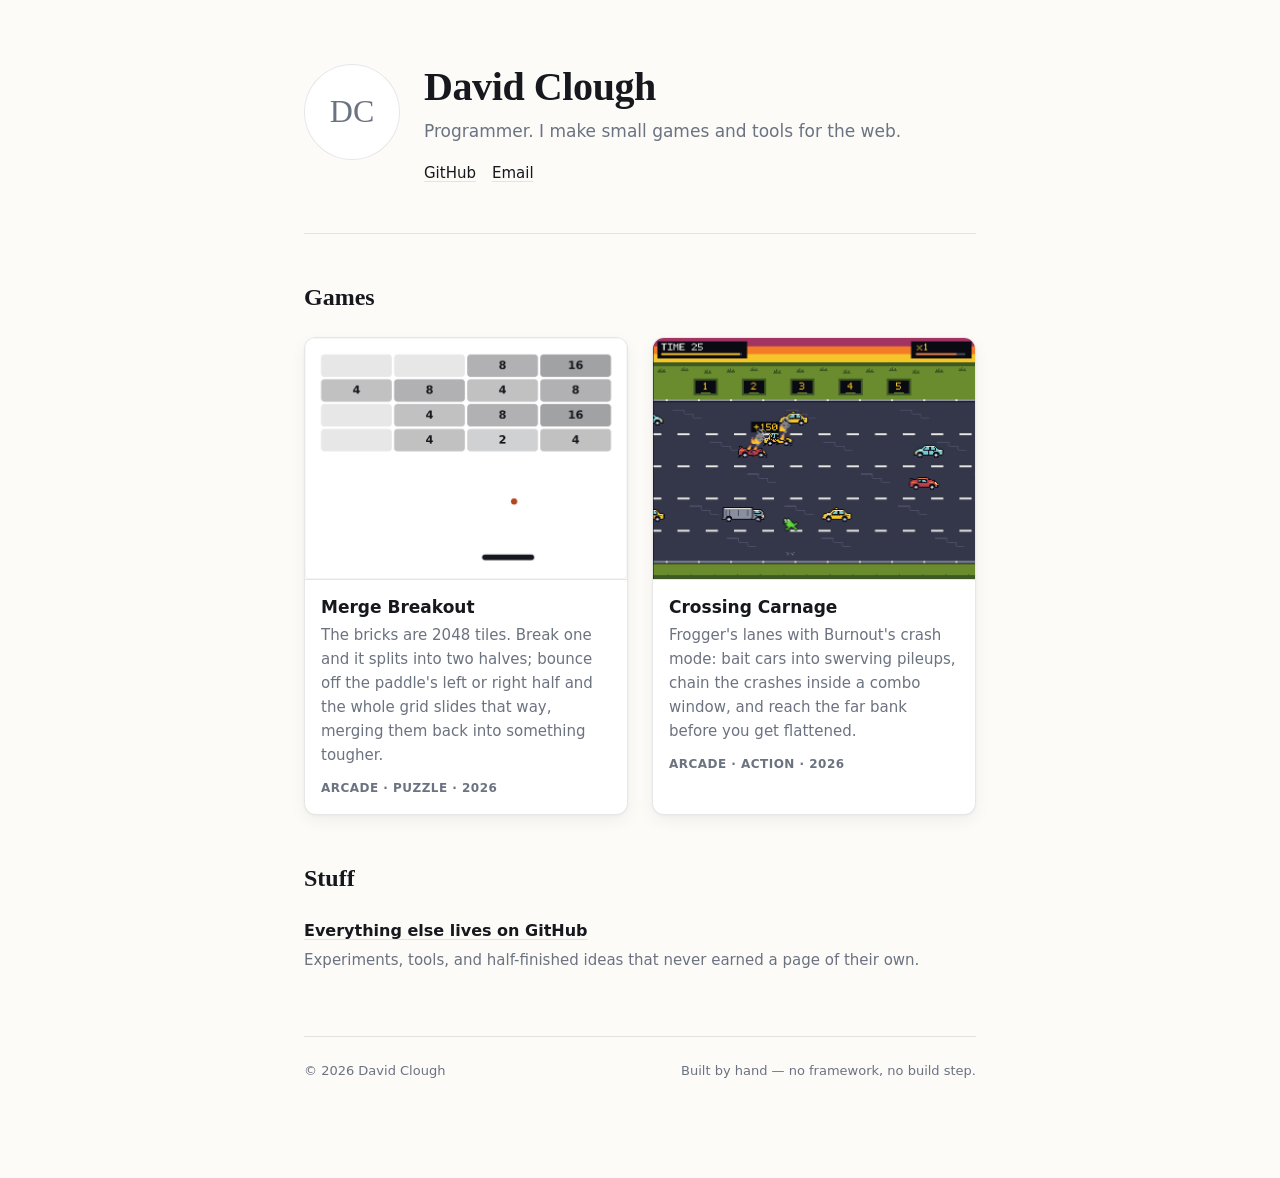
<file: index.html>
<!DOCTYPE html>
<html lang="en">
<head>
<meta charset="utf-8">
<meta name="viewport" content="width=device-width, initial-scale=1">
<title>David Clough</title>
<meta name="description" content="Programmer. Small games and tools, made for the web.">
<link rel="icon" href="data:image/svg+xml,<svg xmlns='http://www.w3.org/2000/svg' viewBox='0 0 64 64'><rect width='64' height='64' rx='14' fill='%2316181D'/><text x='32' y='44' font-family='Georgia,serif' font-size='36' fill='%23FCFBF8' text-anchor='middle'>D</text></svg>">
<link rel="stylesheet" href="assets/css/site.css">
</head>
<body>
<main class="wrap">

  <header class="hero">
    <div class="avatar" aria-hidden="true">DC</div>
    <div>
      <h1>David Clough</h1>
      <p class="role">Programmer. I make small games and tools for the web.</p>
      <p class="links">
        <a href="https://github.com/dsclough">GitHub</a>
        <a href="mailto:dsclough@gmail.com">Email</a>
      </p>
    </div>
  </header>

  <section id="games">
    <h2>Games</h2>
    <div class="grid">

      <a class="card" href="games/merge-breakout/index.html">
        <img class="card-thumb" src="assets/img/merge-breakout.png" alt="" width="660" height="495">
        <div class="card-body">
          <h3 class="card-title">Merge Breakout</h3>
          <p class="card-blurb">The bricks are 2048 tiles. Break one and it splits into two halves; bounce off the paddle's left or right half and the whole grid slides that way, merging them back into something tougher.</p>
          <p class="card-meta">Arcade &middot; Puzzle &middot; 2026</p>
        </div>
      </a>

      <a class="card" href="games/crossing-carnage/index.html">
        <img class="card-thumb" src="assets/img/crossing-carnage.png" alt="" width="660" height="495">
        <div class="card-body">
          <h3 class="card-title">Crossing Carnage</h3>
          <p class="card-blurb">Frogger's lanes with Burnout's crash mode: bait cars into swerving pileups, chain the crashes inside a combo window, and reach the far bank before you get flattened.</p>
          <p class="card-meta">Arcade &middot; Action &middot; 2026</p>
        </div>
      </a>

      <!-- To add a game: copy a card above, point it at games/&lt;name&gt;/index.html,
           shoot a 4:3 screenshot of the game into assets/img/&lt;name&gt;.png (660x495),
           and update the meta line. -->

    </div>
  </section>

  <section id="stuff">
    <h2>Stuff</h2>
    <ul class="list">
      <li>
        <span class="list-title"><a href="https://github.com/dsclough">Everything else lives on GitHub</a></span>
        <span class="list-blurb">Experiments, tools, and half-finished ideas that never earned a page of their own.</span>
      </li>
      <!-- Add a row: <li><span class="list-title"><a href="…">Name</a></span><span class="list-blurb">One line.</span></li> -->
    </ul>
  </section>

  <footer class="site-foot">
    <span>&copy; 2026 David Clough</span>
    <span>Built by hand &mdash; no framework, no build step.</span>
  </footer>

</main>
</body>
</html>
</file>
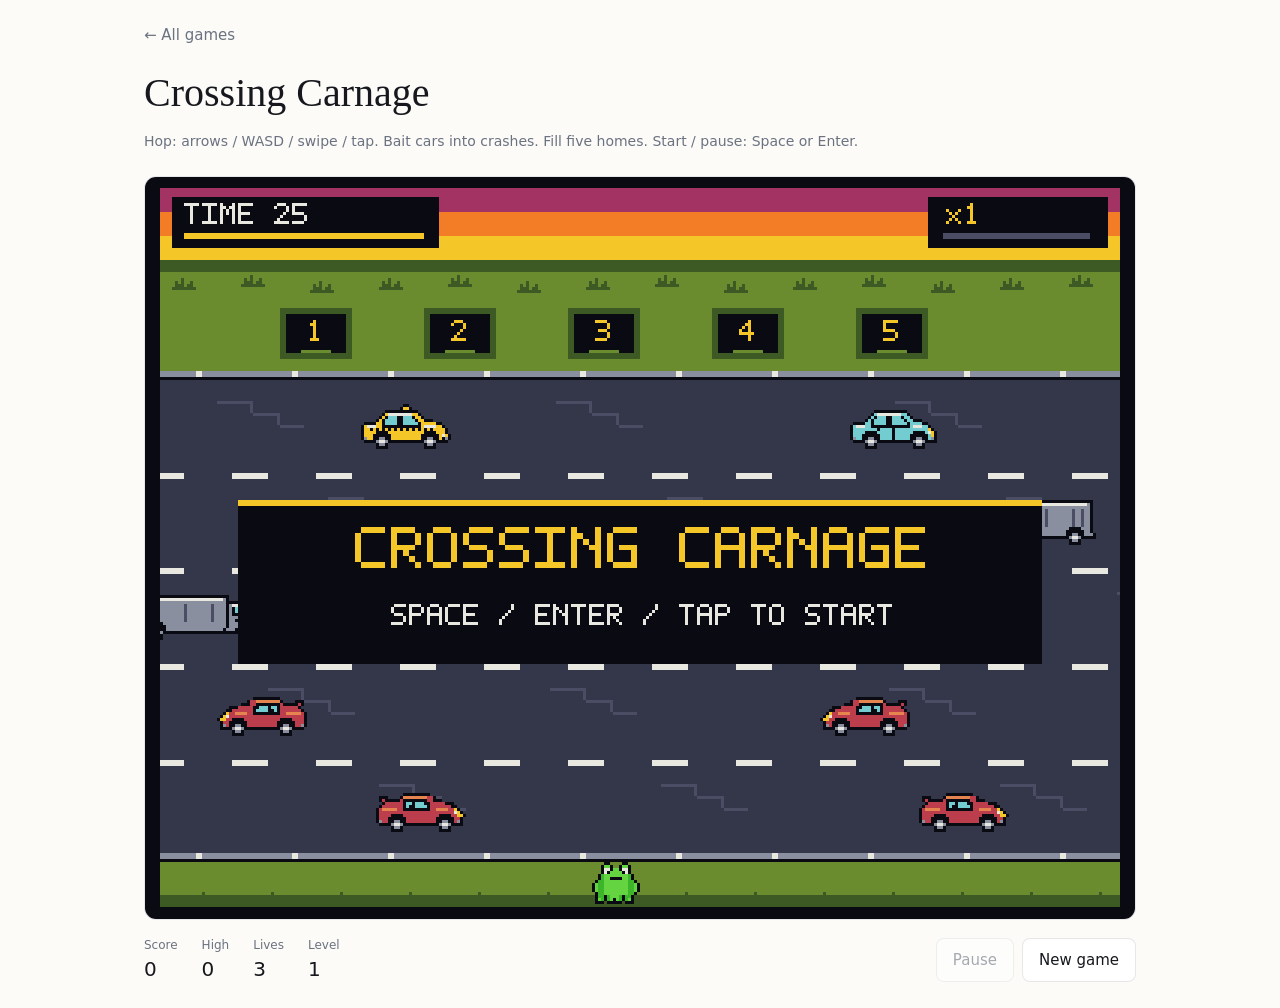
<file: games/crossing-carnage/index.html>
<!doctype html>
<html lang="en">
<head>
  <meta charset="utf-8">
  <meta name="viewport" content="width=device-width, initial-scale=1">
  <meta name="description" content="Bait traffic into chain-reaction crashes and hop to safety in Crossing Carnage, a pixel-art highway game.">
  <link rel="icon" href="data:image/svg+xml,<svg xmlns='http://www.w3.org/2000/svg' viewBox='0 0 64 64'><rect width='64' height='64' rx='14' fill='%2316181D'/><text x='32' y='44' font-family='Georgia,serif' font-size='36' fill='%23FCFBF8' text-anchor='middle'>D</text></svg>">
  <title>Crossing Carnage &middot; David Clough</title>
  <style>
    :root {
      color-scheme: light dark;
      --bg: #FCFBF8;
      --surface: #FFFFFF;
      --ink: #16181D;
      --muted: #6B7280;
      --line: rgba(22,24,29,0.10);
      --accent: #B4451F;
    }
    @media (prefers-color-scheme: dark) {
      :root {
        --bg: #14161A;
        --surface: #1C1F24;
        --ink: #EDEDEF;
        --muted: #9AA1AC;
        --line: rgba(237,237,239,0.14);
        --accent: #E07A4F;
      }
    }
    * { box-sizing: border-box; }
    body { margin: 0; background: var(--bg); color: var(--ink); font: 15px/1.5 system-ui, -apple-system, 'Segoe UI', Roboto, sans-serif; }
    .wrap { max-width: 1040px; margin: 0 auto; padding: 24px; }
    .top { display: flex; flex-direction: column; align-items: flex-start; gap: 24px; }
    .back { color: var(--muted); text-decoration: none; }
    .back:hover { color: var(--accent); }
    h1 { margin: 0; font: 400 40px/1.1 Georgia, 'Iowan Old Style', 'Times New Roman', serif; }
    .hint { margin: 16px 0 24px; color: var(--muted); font-size: 14px; }
    .stage { overflow: hidden; border: 1px solid var(--line); border-radius: 12px; background: var(--surface); }
    canvas { display: block; width: 100%; max-width: 100%; aspect-ratio: 4 / 3; margin: auto; touch-action: none; image-rendering: pixelated; }
    canvas:focus-visible { outline-offset: -4px; }
    .hud { display: flex; align-items: center; justify-content: space-between; flex-wrap: wrap; gap: 16px; margin-top: 16px; }
    .stats { display: flex; gap: 24px; min-width: 0; }
    .stat { color: var(--muted); font-size: 12px; min-width: 0; }
    .stat output { display: block; color: var(--ink); font-size: 20px; font-variant-numeric: tabular-nums; overflow-wrap: anywhere; }
    .actions { display: flex; gap: 8px; }
    button { min-height: 44px; padding: 8px 16px; border: 1px solid var(--line); border-radius: 8px; background: var(--surface); color: var(--ink); font: inherit; cursor: pointer; }
    button:hover:not(:disabled) { border-color: var(--accent); }
    button:disabled { color: var(--muted); cursor: default; opacity: 0.6; }
    :focus-visible { outline: 2px solid var(--accent); outline-offset: 2px; }
    .sr-only { position: absolute; width: 1px; height: 1px; padding: 0; margin: -1px; overflow: hidden; clip-path: inset(50%); white-space: nowrap; border: 0; }
    @media (max-width: 480px) {
      .stats { width: 100%; justify-content: space-between; gap: 8px; }
      .actions { width: 100%; }
      button { flex: 1; }
    }
    @media (prefers-reduced-motion: reduce) {
      *, *::before, *::after { animation: none !important; transition: none !important; }
    }
  </style>
</head>
<body>
  <main class="wrap">
    <header class="top"><a class="back" href="../../index.html">&#8592; All games</a><h1>Crossing Carnage</h1></header>
    <p class="hint">Hop: arrows / WASD / swipe / tap. Bait cars into crashes. Fill five homes. Start / pause: Space or Enter.</p>
    <div class="stage"><canvas id="game" tabindex="0" aria-label="Crossing Carnage. Frog column 10 verge. Score 0. Lives 3. Level 1. Multiplier x1. Pads 0 of 5. waiting.">Crossing Carnage requires a browser with canvas support.</canvas></div>
    <div class="hud">
      <div class="stats" aria-label="Game statistics">
        <div class="stat">Score<output id="score">0</output></div>
        <div class="stat">High<output id="best">0</output></div>
        <div class="stat">Lives<output id="lives">3</output></div>
        <div class="stat">Level<output id="level">1</output></div>
      </div>
      <div class="actions"><button id="pause" type="button" disabled>Pause</button><button id="restart" type="button">New game</button></div>
    </div>
    <span class="sr-only" role="status" aria-live="polite" id="announcement"></span>
  </main>
  <script>
    (() => {
      'use strict';
      const canvas = document.getElementById('game');
      const ctx = canvas.getContext('2d');
      const pauseButton = document.getElementById('pause');
      const announcement = document.getElementById('announcement');
      const outputs = Object.fromEntries(['score', 'best', 'lives', 'level'].map(id => [id, document.getElementById(id)]));
      const motion = matchMedia('(prefers-reduced-motion: reduce)');
      const theme = matchMedia('(prefers-color-scheme: dark)');
      const W = 320, H = 240, HOP = 0.18;
      const palette = ['#0A0A12', '#34364A', '#4A4D63', '#8A8FA0', '#E8E8E0', '#A23363', '#F37D26', '#F5C628', '#6B8C2E', '#3E5A24', '#64D541', '#3CB52A', '#BC3D4B', '#73CCD0', '#E5844E', '#838486'];
      const scene = document.createElement('canvas');
      scene.width = W; scene.height = H;
      const g = scene.getContext('2d');
      g.imageSmoothingEnabled = false;
      // Side profiles follow the reference sheet: outlined tyres, split windows,
      // bright roof seams and shaded sills. All maps face right before mirroring.
      const maps = {
        sports: [
          '................................',
          '................................',
          '..........000000000.............',
          '..000....0EEEEEEEECC0...........',
          '..0C00000C00000000CC000.........',
          '...0CCCCCC0DD0DDD00CCCCC000.....',
          '..0CCCCCCC0D00DDDD0CCCCCCC00....',
          '.0CEEEEECC000000000CCEEEECC70...',
          '.0CCCCCCCCCCCCCCCCCCCCCCCCC470..',
          '.0CCCC0000CCCCCCCCCCCC0000CC770.',
          '.0CCC000000CCCCCCCCCC000000CC0..',
          '.03CC003300CCCCCCCCCC003300C30..',
          '..0000344300000000000034430000..',
          '......0330............0330......',
          '......0000............0000......',
          '................................'
        ],
        taxi: [
          '...............00...............',
          '..............0770..............',
          '.........00000000000............',
          '........0744444444770...........',
          '.......070DDD00DDD0770..........',
          '......070DDDD00DDDD077000.......',
          '..0000770DDDD00DDDDD07777700....',
          '.0744477000000000000074444770...',
          '.07707070707070707070707077770..',
          '.07777000077777777777700007770..',
          '.077700000077777777770000007470.',
          '.037700330077777777770033007030.',
          '..0000344300000000000034430000..',
          '......0330............0330......',
          '......0000............0000......',
          '................................'
        ],
        sedan: [
          '................................',
          '................................',
          '.........00000000000............',
          '........0D44444444DD0...........',
          '.......0D0DDD00DDD0DD0..........',
          '......0D0DDDD00DDDD0DD000.......',
          '..0000DD0DDDD00DDDDD0DDDD00.....',
          '.0D444DD0000000000000D444DD0....',
          '.0DDDDDDDD0DDDD0DDDDDDDDDDD70...',
          '.0DDDD0000DDDDD0DDDDDD0000D470..',
          '.0DDD000000DDDD0DDDDD000000D70..',
          '.03DD003300DDDD0DDDDD003300D30..',
          '..0000344300000000000034430000..',
          '......0330............0330......',
          '......0000............0000......',
          '................................'
        ],
        truck: [
          '..000000000000000000000000000000................',
          '..034444444444444444444444444430................',
          '..03333333333333333333333333333000000000........',
          '..033233233333333233333333233330344444330.......',
          '..03323323333333323333333323333030DDDD0330......',
          '..03323323333333323333333323333030DDDDD0330.....',
          '..03323323333333323333333323333030000000330.....',
          '..03323323333333323333333323333033333333330.....',
          '..033233233333333233333333233330330033333370....',
          '..033300003333333333333333333330333300003470....',
          '..033000000333333333333333333330333000000370....',
          '.033300330033333333333333333330333003300330.....',
          '.000003443000000000000000000000000034430000.....',
          '......0330..........................0330........',
          '......0000..........................0000........',
          '................................................'
        ],
        sportsWreck: [
          '....................FF..........',
          '...................FFFF.........',
          '.............E......FF..........',
          '..000.......EE.....E............',
          '..0C00....0E7E0...EE............',
          '...0CC0000E77E000E7E..000.......',
          '..0CCCCCC0E7700CC77E00CC0.......',
          '.0CEEEECC0000CC0000CECC0C0......',
          '.0CCCCCC0D00CC0CCCC0CCCCC070....',
          '.0CCCC0000CCC00CCCCCCC0000770...',
          '.0CCC000000CCCC0CCCCC000000C0...',
          '.03CC003300CCCCCCCCCC003300030..',
          '..00003443000000..000034430000..',
          '..00..0330.....00.....0330......',
          '.00...0000............0000..00..',
          '................................'
        ],
        taxiWreck: [
          '......................FF........',
          '.....................FFFF.......',
          '.........0000000......FF........',
          '........074447770....E..........',
          '.......070D0D00D0...EE..........',
          '......070D00D0000..E7E..........',
          '..000077000DD00D00EE7E..000.....',
          '.0744477000000000E777E007770....',
          '.0770707070E070700E77E00707770..',
          '.077770000E7E077700000700007770.',
          '.077700000077E0777777000000740..',
          '.03770033000000077777003300030..',
          '..00003443000..000000034430000..',
          '..00..0330....00......0330......',
          '.00...0000............0000..00..',
          '................................'
        ],
        sedanWreck: [
          '.......................FF.......',
          '......................FFFF......',
          '.........00000.........FF.......',
          '........0D444D0000....E.........',
          '.......0D0D0D00DD0...EE.........',
          '......0D000DD00D0D0.E7E.........',
          '..0000DD0D0DD0000D0EE7E000......',
          '.0D444DD000000D00DE777EDDDD0....',
          '.0DDDDDDD0DD00D0DDD77EDDDDDD70..',
          '.0DDDD0000DD0DD0DDDDDD0000D470..',
          '.0DDD000000DDD00DDDDD000000D70..',
          '.03DD003300DDDD0DDDDD003300D30..',
          '..00003443000000.0000034430000..',
          '..00..0330......0.....0330......',
          '.00...0000............0000..00..',
          '................................'
        ],
        truckWreck: [
          '..000000000000000000000000000000........FF......',
          '..034444444444444444444444444430.......FFFF.....',
          '..033333333333333333333333333330........FF......',
          '..033200023333333233333333233330......E.........',
          '..033230003333333233333333233330.....EE.........',
          '..033233033333333233330033233330...EE7E.........',
          '..033233233333333233300033233330..E777E.........',
          '..0332332333333332333033332333300E77E00330......',
          '..033233233330033233333333233330333003333370....',
          '..033300003300033333333333333330330300003470....',
          '..033000000330333333333333333330333000000370....',
          '.033300330033333333333333333330333003300030.....',
          '.000003443000000000000000000000000034430000.....',
          '..00..0330.....................00...0330........',
          '.00...0000....................00....0000..00....',
          '................................................'
        ],
        frogSit: [
          '................',
          '....00....00....',
          '...0AA0..0AA0...',
          '...0440AA0440...',
          '...040AAAA040...',
          '..0BAAAAAAAAB0..',
          '..0BAA0000AAB0..',
          '.0BBAAAAAAAABB0.',
          '0ABBAAAAAAAABBA0',
          '0ABBAAAAAAAABBA0',
          '0ABBAAAAAAAABBA0',
          '.0BBAAAAAAAABB0.',
          '.0BB0BAAAB0BB0..',
          '.0AB0BA0AB0BA0..',
          '.000.00000.000..',
          '................'
        ],
        frogHop: [
          '................',
          '.........00.00..',
          '........0AA0AA0.',
          '.......0A440440.',
          '......0AA40A400.',
          '.00..0BAAAAAAA0.',
          '0AA00BAAAAA0000.',
          '.0AABAAAAAAAB0..',
          '..0BAAAAAAAB0...',
          '...0BAAAAAB0....',
          '..0BBB00AB0.....',
          '.0ABB0..0AB00...',
          '0AAB0....0AAA0..',
          '.000......000...',
          '................',
          '................'
        ],
        frogLand: [
          '................',
          '................',
          '................',
          '.....00...00....',
          '....0AA0.0AA0...',
          '...0A440A044A0..',
          '..0AA40AAA04AA0.',
          '.0BBAAAAAAAAAAB0',
          '0ABBAAAA0000AAB0',
          '0ABBAAAAAAAAAAB0',
          '.0BBAAAAAAAAAB0.',
          '.0BB0BAAAAB0BB0.',
          '0AAB0BA00AB0BAA0',
          '.000.000000.000.',
          '................',
          '................'
        ],
        frogCrouch: [
          '................',
          '......000.......',
          '....00AAA0.00...',
          '...0AAAAAA0AA0..',
          '..0BAAAA440440..',
          '.0BAAAAA40A400..',
          '.0BAAAAAAAAAAA0.',
          '.0BBAAAAAA00000.',
          '.0BBAAAAAAAAAB0.',
          '.0BBBAAAAAAAB0..',
          '..0BBBBAAAAB0...',
          '..0BB0BAAB0BB0..',
          '.0AAB0BA0B0BAA0.',
          '..000.0000.000..',
          '................',
          '................'
        ],
        fire0: ['....E.......', '....EE...E..', '..E.E7E..E..', '..EEE7E.EE..', '.EE777EEE7E.', '.E77777E77E.', '.E77777777E.', '..77777777..'],
        fire1: ['.......E....', '..E...EE....', '..E..E7EE...', '.EE.E77EE.E.', '.E7EE777EEE.', '.E77E77777E.', '.E77777777E.', '..77777777..'],
        smoke: ['...FFFF...', '..FFFF3F..', '.FFFFFF3F.', 'FFFF3FFFFF', 'FFFFFFFFFF', '.FFFFFFFF.', '..FFFFFF..', '...FFFF...'],
        dust0: ['........', '.F....F.', 'FF.FF.FF', '.FFFFFF.'],
        dust1: ['F......F', '..F..F..', '.F....F.', '........'],
        dash: ['444444444444', '444444444444'],
        tuft: ['...9....', '.9.9..9.', '.999.99.', '99999999']
      };
      const fontRows = {
        A:'01110/10001/10001/11111/10001/10001/10001', B:'11110/10001/10001/11110/10001/10001/11110',
        C:'01111/10000/10000/10000/10000/10000/01111', D:'11110/10001/10001/10001/10001/10001/11110',
        E:'11111/10000/10000/11110/10000/10000/11111', F:'11111/10000/10000/11110/10000/10000/10000',
        G:'01111/10000/10000/10111/10001/10001/01111', H:'10001/10001/10001/11111/10001/10001/10001',
        I:'11111/00100/00100/00100/00100/00100/11111', J:'00111/00010/00010/00010/10010/10010/01100',
        K:'10001/10010/10100/11000/10100/10010/10001', L:'10000/10000/10000/10000/10000/10000/11111',
        M:'10001/11011/10101/10101/10001/10001/10001', N:'10001/11001/10101/10011/10001/10001/10001',
        O:'01110/10001/10001/10001/10001/10001/01110', P:'11110/10001/10001/11110/10000/10000/10000',
        Q:'01110/10001/10001/10001/10101/10010/01101', R:'11110/10001/10001/11110/10100/10010/10001',
        S:'01111/10000/10000/01110/00001/00001/11110', T:'11111/00100/00100/00100/00100/00100/00100',
        U:'10001/10001/10001/10001/10001/10001/01110', V:'10001/10001/10001/10001/10001/01010/00100',
        W:'10001/10001/10001/10101/10101/10101/01010', X:'10001/10001/01010/00100/01010/10001/10001',
        Y:'10001/10001/01010/00100/00100/00100/00100', Z:'11111/00001/00010/00100/01000/10000/11111',
        '0':'01110/10001/10011/10101/11001/10001/01110', '1':'00100/01100/00100/00100/00100/00100/01110',
        '2':'01110/10001/00001/00010/00100/01000/11111', '3':'11110/00001/00001/01110/00001/00001/11110',
        '4':'00010/00110/01010/10010/11111/00010/00010', '5':'11111/10000/10000/11110/00001/00001/11110',
        '6':'01110/10000/10000/11110/10001/10001/01110', '7':'11111/00001/00010/00100/01000/01000/01000',
        '8':'01110/10001/10001/01110/10001/10001/01110', '9':'01110/10001/10001/01111/00001/00001/01110',
        '+':'00000/00100/00100/11111/00100/00100/00000', '-':'00000/00000/00000/11111/00000/00000/00000',
        x:'00000/00000/10001/01010/00100/01010/10001', '!':'00100/00100/00100/00100/00100/00000/00100',
        '.':'00000/00000/00000/00000/00000/00110/00110', ':':'00000/00110/00110/00000/00110/00110/00000',
        '/':'00001/00001/00010/00100/01000/10000/10000'
      };
      function raster(rows) {
        const image = document.createElement('canvas');
        image.width = rows[0].length; image.height = rows.length;
        const paint = image.getContext('2d');
        rows.forEach((row, y) => {
          if (row.length !== image.width || /[^.0-9A-F]/.test(row)) throw new Error('Invalid pixel map');
          for (let x = 0; x < row.length; x++) if (row[x] !== '.') {
            paint.fillStyle = palette[parseInt(row[x], 16)];
            paint.fillRect(x, y, 1, 1);
          }
        });
        return image;
      }
      const sprites = {};
      for (const [name, rows] of Object.entries(maps)) {
        const image = raster(rows);
        const mirror = document.createElement('canvas');
        mirror.width = image.width; mirror.height = image.height;
        const paint = mirror.getContext('2d');
        paint.translate(image.width, 0); paint.scale(-1, 1); paint.drawImage(image, 0, 0);
        sprites[name] = [image, mirror];
      }
      const glyphs = {};
      for (const color of ['4', '7', 'A', 'E']) {
        glyphs[color] = {};
        for (const [letter, data] of Object.entries(fontRows)) glyphs[color][letter] = raster(data.split('/').map(row => row.replace(/0/g, '.').replace(/1/g, color)));
      }
      // Four opaque dither stages remove whole smoke pixels; never alpha blending.
      const smokeStages = [0, 1, 2, 3].map(stage => raster(maps.smoke.map((row, y) => [...row].map((pixel, x) => (x + y * 3) % 4 < stage ? '.' : pixel).join(''))));
      const clamp = (value, min, max) => Math.max(min, Math.min(max, value));
      const rowY = [48, 80, 112, 144, 176, 208, 232];
      const kinds = ['sports', 'taxi', 'sedan', 'truck'];
      let state = 'waiting', resumeState = 'playing', score = 0, best = 0, lives = 3, level = 1;
      let cars = [], pads = [], effects = [], messages = [];
      let chain = 1, comboTime = 0, crossingTime = 25, stateTime = 0, shake = 0;
      let hop = null, queued = null, landing = 0, pointer = null;
      let lastTime = 0, request = 0, scale = 1, offsetX = 0, offsetY = 0;
      const frog = { col: 9, row: 6, x: 152, y: 232, left: false };
      try {
        const saved = Number(localStorage.getItem('site.crossing-carnage.best'));
        if (Number.isSafeInteger(saved) && saved >= 0) best = saved;
      } catch (_) { /* Storage may be unavailable on file URLs or in private mode. */ }

      function announce(message) { messages.push(message); }
      function updateHud() {
        for (const [id, value] of Object.entries({ score, best, lives, level })) outputs[id].value = String(value);
        pauseButton.textContent = state === 'paused' ? 'Resume' : 'Pause';
        pauseButton.disabled = state !== 'playing' && state !== 'paused';
        const row = frog.row === 6 ? 'verge' : frog.row === 0 ? 'home bank' : `lane ${frog.row}`;
        const label = `Crossing Carnage. Frog column ${frog.col + 1} ${row}. Score ${score}. Lives ${lives}. Level ${level}. Multiplier x${chain}. Pads ${pads.filter(Boolean).length} of 5. ${state}.`;
        if (canvas.getAttribute('aria-label') !== label) canvas.setAttribute('aria-label', label);
        if (messages.length) { announcement.textContent = messages.join(' '); messages.length = 0; }
      }
      function setState(next) {
        state = next; stateTime = 0; lastTime = 0;
        updateHud(); schedule();
      }
      function respawn() {
        frog.col = 9; frog.row = 6; frog.x = 152; frog.y = 232; frog.left = false;
        hop = null; queued = null; crossingTime = 25; landing = 0;
      }
      function laneSpeed(lane) { return [64, 54, 44, 34, 26][lane] * (1 + 0.12 * (level - 1)); }
      function gapSize() { return (90 + Math.random() * 110) / (1 + Math.min(1, 0.06 * (level - 1))); }
      function makeCar(lane, x) {
        const kind = kinds[Math.floor(Math.random() * kinds.length)];
        const cruise = laneSpeed(lane) * (kind === 'truck' ? 0.78 : 0.92 + Math.random() * 0.16);
        return { lane, home: lane, x, y: 80 + lane * 32, dir: lane % 2 ? -1 : 1, kind, w: sprites[kind][0].width, cruise, speed: cruise, wreck: 0, smoke: 0, swerve: null, cooldown: 0 };
      }
      function buildTraffic() {
        cars = []; pads = Array(5).fill(false);
        for (let lane = 0; lane < 5; lane++) {
          let x = Math.random() * 90;
          for (let n = 0; n < 3 + Math.min(2, Math.floor((level - 1) / 4)); n++) {
            const car = makeCar(lane, lane % 2 ? W - x : x);
            cars.push(car); x += car.w + gapSize();
          }
        }
      }
      function recycle(car) {
        const next = makeCar(car.home, 0);
        let edge = next.dir > 0 ? -next.w / 2 : W + next.w / 2;
        for (const other of cars) if (other !== car && other.home === car.home && Math.abs(other.y - next.y) < 14) {
          const behind = other.x - next.dir * ((other.w + next.w) / 2 + gapSize());
          edge = next.dir > 0 ? Math.min(edge, behind) : Math.max(edge, behind);
        }
        next.x = edge; Object.assign(car, next);
      }
      function newGame() {
        score = 0; lives = 3; level = 1; chain = 1; comboTime = 0;
        effects = []; messages = []; shake = 0; pointer = null;
        respawn(); buildTraffic();
        announce('Bait a car to swerve, then hop clear. Fill all five homes.');
        setState('waiting');
      }
      function launch() {
        if (state === 'gameover') newGame();
        if (state === 'waiting') setState('playing');
      }
      function togglePause() {
        if (state === 'playing') { resumeState = state; pausedElapsed = stateTime; queued = null; setState('paused'); }
        else if (state === 'paused') {
          const elapsed = pausedElapsed;
          setState(resumeState); stateTime = elapsed;
        }
      }
      let pausedElapsed = 0;
      function suspend() {
        queued = null;
        if (pointer && canvas.hasPointerCapture(pointer.id)) canvas.releasePointerCapture(pointer.id);
        pointer = null;
        if (['playing', 'dying', 'levelclear'].includes(state)) {
          resumeState = state; pausedElapsed = stateTime; setState('paused');
        }
      }
      function addPoints(value, x, y) {
        score += value;
        effects.push({ kind: 'score', x, y, value, elapsed: 0, duration: 0.8 });
        if (score > best) {
          best = score;
          try { localStorage.setItem('site.crossing-carnage.best', String(best)); } catch (_) { /* Play without persistence. */ }
        }
      }
      function dust(x, y) {
        if (!motion.matches) effects.push({ kind: 'dust', x, y, elapsed: 0, duration: 0.16 });
      }
      function homeAt(col) {
        const x = col * 16 + 8;
        return pads.findIndex((_, i) => x - 8 >= 40 + i * 48 && x + 8 <= 64 + i * 48);
      }
      function finishHop() {
        frog.col = hop.col; frog.row = hop.row; frog.x = hop.x; frog.y = hop.y;
        hop = null; landing = motion.matches ? 0 : 0.1;
        dust(frog.x, frog.y + 5);
        if (frog.row === 0) {
          const pad = homeAt(frog.col);
          pads[pad] = true;
          const gained = 250 * chain;
          addPoints(gained, frog.x, 42);
          announce(`Home ${pad + 1} filled. Plus ${gained} points. Pads ${pads.filter(Boolean).length} of 5.`);
          respawn();
          if (pads.every(Boolean)) {
            announce(`Level ${level} clear. Score ${score}.`); setState('levelclear');
          }
        }
        const direction = queued; queued = null;
        if (direction && state === 'playing') move(direction);
        updateHud();
      }
      function move(direction) {
        if (state !== 'playing') return;
        if (hop) { if (queued === null) queued = direction; return; }
        const col = clamp(frog.col + (direction === 'right' ? 1 : direction === 'left' ? -1 : 0), 0, 19);
        const row = clamp(frog.row + (direction === 'down' ? 1 : direction === 'up' ? -1 : 0), 0, 6);
        if (col === frog.col && row === frog.row) return;
        if (row === 0) {
          const pad = homeAt(col);
          if (pad < 0 || pads[pad]) return;
        }
        if (direction === 'left' || direction === 'right') frog.left = direction === 'left';
        // The five road hops are 32px. The shallow bottom verge joins lane 5 in 24px.
        hop = { fromX: frog.x, fromY: frog.y, x: col * 16 + 8, y: rowY[row], col, row, elapsed: 0 };
        dust(frog.x, frog.y + 5);
        if (motion.matches) finishHop();
        schedule();
      }
      function die(reason) {
        if (state !== 'playing') return;
        hop = null; queued = null; chain = 1; comboTime = 0;
        announce(`${reason}. Frog down. Life lost.`); setState('dying');
      }
      function frogHit(car) {
        return Math.abs(car.x - frog.x) < car.w / 2 + 6 && Math.abs(car.y - frog.y) < 12;
      }
      function overlap(a, b) { return Math.abs(a.x - b.x) < (a.w + b.w) / 2 - 2 && Math.abs(a.y - b.y) < 13; }
      function crash(a, b, side) {
        if (a.wreck && b.wreck) return;
        chain = comboTime > 0 ? Math.min(8, chain + 1) : 1;
        comboTime = 2.5;
        const x = (a.x + b.x) / 2, y = (a.y + b.y) / 2;
        const gained = (side ? 150 : 100) * chain;
        for (const car of [a, b]) if (!car.wreck) {
          car.wreck = 3.5; car.speed = 0; car.swerve = null; car.smoke = 0;
        }
        addPoints(gained, x, y - 10);
        announce(`${side ? 'Side impact' : 'Crash'}. Plus ${gained} points. Combo x${chain}.`);
        if (!motion.matches) {
          shake = 0.12;
          effects.push({ kind: 'flash', x, y, frames: 2, elapsed: 0, duration: 0.12 });
        }
      }
      function trySwerve(car) {
        if (car.swerve || car.cooldown > 0 || Math.abs(frog.y - car.y) > 12) return;
        const ahead = (frog.x - car.x) * car.dir - car.w / 2;
        if (ahead < 6 || ahead > 56) return;
        let target = -1, mostRoom = -Infinity;
        for (const lane of [car.lane - 1, car.lane + 1]) {
          if (lane < 0 || lane > 4) continue;
          let room = W;
          for (const other of cars) if (other !== car && Math.abs(other.y - (80 + lane * 32)) < 16) room = Math.min(room, Math.abs(other.x - car.x) - (other.w + car.w) / 2);
          if (room > mostRoom || (room === mostRoom && Math.abs(lane - 2) < Math.abs(target - 2))) { mostRoom = room; target = lane; }
        }
        if (target !== -1) {
          car.swerve = { from: car.y, to: 80 + target * 32, elapsed: 0 };
          car.lane = target; car.cooldown = 1.2;
        }
      }
      function updateTraffic(dt) {
        // Detect a frog landing inside an existing box before a car can evade it.
        for (const car of cars) if (frogHit(car)) { die('Hit by traffic'); return; }
        for (const car of cars) {
          if (car.wreck) {
            car.wreck = Math.max(0, car.wreck - dt); car.smoke -= dt;
            if (car.smoke <= 0) {
              car.smoke += 0.25;
              effects.push({ kind: 'smoke', x: car.x + 6 * car.dir, y: car.y - 12, elapsed: 0, duration: 0.9 });
            }
            if (car.wreck === 0) recycle(car);
            continue;
          }
          car.cooldown = Math.max(0, car.cooldown - dt);
          if (state === 'playing') trySwerve(car);
          let braking = false;
          const distance = car.speed * car.speed / 180 + 12;
          for (const other of cars) if (other !== car && Math.abs(car.y - other.y) < 13) {
            const gap = (other.x - car.x) * car.dir - (car.w + other.w) / 2;
            const otherSpeed = other.wreck ? 0 : other.speed * other.dir * car.dir;
            if (gap >= -2 && gap < distance && otherSpeed < car.speed) braking = true;
          }
          car.speed = braking ? Math.max(0, car.speed - 90 * dt) : Math.min(car.cruise, car.speed + 35 * dt);
          car.x += car.dir * car.speed * dt;
          if (car.swerve) {
            car.swerve.elapsed += dt;
            const t = Math.min(1, car.swerve.elapsed / 0.35);
            car.y = car.swerve.from + (car.swerve.to - car.swerve.from) * t;
            if (t === 1) car.swerve = null;
          }
          if ((car.dir > 0 && car.x - car.w / 2 > W) || (car.dir < 0 && car.x + car.w / 2 < 0)) recycle(car);
        }
        for (let i = 0; i < cars.length; i++) for (let j = i + 1; j < cars.length; j++) {
          const a = cars[i], b = cars[j];
          if ((!a.wreck || !b.wreck) && overlap(a, b)) crash(a, b, !!(a.swerve || b.swerve) || a.dir !== b.dir);
        }
        if (state === 'playing') for (const car of cars) if (frogHit(car)) { die('Hit by traffic'); break; }
      }
      function update(dt) {
        if (state === 'paused' || state === 'waiting' || state === 'gameover') return;
        stateTime += dt; landing = Math.max(0, landing - dt); shake = Math.max(0, shake - dt);
        if (comboTime > 0) { comboTime = Math.max(0, comboTime - dt); if (!comboTime) chain = 1; }
        if (state === 'playing') {
          crossingTime = Math.max(0, crossingTime - dt);
          if (!crossingTime) die('Time out');
          if (hop && state === 'playing') {
            hop.elapsed += dt;
            const t = Math.min(1, hop.elapsed / HOP);
            frog.x = hop.fromX + (hop.x - hop.fromX) * t;
            frog.y = hop.fromY + (hop.y - hop.fromY) * t;
            if (t === 1) finishHop();
          }
          if (state === 'playing') updateTraffic(dt);
        } else if (state === 'dying' && stateTime >= 0.55) {
          lives--;
          respawn();
          if (!lives) { announce(`Game over. Score ${score}.`); setState('gameover'); }
          else { announce(`${lives} ${lives === 1 ? 'life' : 'lives'} left.`); setState('playing'); }
        } else if (state === 'levelclear' && stateTime >= 1.4) {
          level++; effects = []; comboTime = 0; chain = 1;
          respawn(); buildTraffic(); setState('playing');
        }
        for (let i = effects.length - 1; i >= 0; i--) {
          effects[i].elapsed += dt;
          if (effects[i].elapsed >= effects[i].duration) effects.splice(i, 1);
        }
        updateHud();
      }
      function box(x, y, w, h, color) { g.fillStyle = palette[color]; g.fillRect(Math.round(x), Math.round(y), Math.round(w), Math.round(h)); }
      function blit(name, x, y, left = false) { g.drawImage(sprites[name][left ? 1 : 0], Math.round(x), Math.round(y)); }
      function text(value, x, y, color = '4', size = 1) {
        for (const letter of String(value)) {
          const image = glyphs[color][letter];
          if (image) g.drawImage(image, Math.round(x), Math.round(y), 5 * size, 7 * size);
          x += 6 * size;
        }
      }
      function centered(value, y, color = '4', size = 1) { text(value, (W - (value.length * 6 - 1) * size) / 2, y, color, size); }
      const background = document.createElement('canvas');
      background.width = W; background.height = H;
      function buildScenery() {
        box(0, 0, W, 8, 5); box(0, 8, W, 8, 6); box(0, 16, W, 8, 7);
        box(0, 24, W, 40, 8); box(0, 24, W, 4, 9);
        box(0, 64, W, 160, 1); box(0, 224, W, 16, 8); box(0, 236, W, 4, 9);
        for (let lane = 0; lane < 5; lane++) {
          const y = 64 + lane * 32;
          if (lane) for (let x = -4; x < W; x += 28) blit('dash', x, y - 1);
          // Stepped cracks are part of the cached background, not per-frame pixels.
          for (let n = 0; n < 3; n++) {
            const x = (lane * 37 + n * 113 + 19) % W;
            box(x, y + 7, 12, 1, 2); box(x + 11, y + 8, 1, 3, 2);
            box(x + 12, y + 11, 9, 1, 2); box(x + 20, y + 12, 1, 3, 2);
            box(x + 21, y + 15, 8, 1, 2);
          }
        }
        for (const y of [61, 222]) {
          box(0, y, W, 2, 3); box(0, y + 2, W, 1, 0);
          for (let x = 12; x < W; x += 32) box(x, y, 2, 2, 4);
        }
        for (let x = 4; x < W; x += 23) { blit('tuft', x, 29 + x % 3); blit('tuft', x + 7, 235); }
        background.getContext('2d').drawImage(scene, 0, 0);
      }
      function drawFrog() {
        let pose = 'frogSit', y = frog.y - 8, height = 16;
        if (state === 'dying') { pose = 'frogLand'; height = motion.matches ? 16 : 8; y = frog.y + 8 - height; }
        else if (!motion.matches && hop) {
          const t = clamp(hop.elapsed / HOP, 0, 1);
          pose = t < 0.18 ? 'frogCrouch' : t > 0.82 ? 'frogLand' : 'frogHop';
          const squash = t < 0.18 ? 1 + 0.12 * (t / 0.18) : t > 0.82 ? 1 - 0.14 * ((t - 0.82) / 0.18) : 1;
          height = Math.round(16 * squash); y = frog.y + 8 - height - Math.sin(t * Math.PI) * 7;
        } else if (landing && !motion.matches) { pose = 'frogLand'; height = 14; y = frog.y - 6; }
        g.drawImage(sprites[pose][frog.left ? 1 : 0], Math.round(frog.x - 8), Math.round(y), 16, height);
      }
      function draw() {
        g.imageSmoothingEnabled = false;
        g.drawImage(background, 0, 0);
        g.save();
        if (shake && !motion.matches) g.translate(Math.floor(shake * 100) % 2 ? 2 : -2, 0);
        for (let i = 0; i < 5; i++) {
          box(40 + i * 48, 40, 24, 17, 9); box(42 + i * 48, 42, 20, 13, 0);
          if (pads[i]) blit('frogSit', 44 + i * 48, 40);
          else { box(47 + i * 48, 54, 10, 1, 8); text(String(i + 1), 49 + i * 48, 44, '7'); }
        }
        for (const car of cars) {
          if (car.x + car.w / 2 < 0 || car.x - car.w / 2 > W) continue;
          if (car.wreck > 0 && car.wreck < 0.4 && Math.floor(car.wreck * 20) % 2) continue;
          blit(car.kind + (car.wreck ? 'Wreck' : ''), car.x - car.w / 2, car.y - 8, car.dir < 0);
          if (car.wreck) blit(Math.floor(car.wreck * 8) % 2 ? 'fire0' : 'fire1', car.x - 3, car.y - 15);
        }
        drawFrog();
        for (const effect of effects) {
          const t = effect.elapsed / effect.duration;
          if (effect.kind === 'smoke') {
            g.drawImage(smokeStages[Math.min(3, Math.floor(t * 4))], Math.round(effect.x - 5 + t * 4), Math.round(effect.y - (motion.matches ? 0 : t * 18)));
          } else if (effect.kind === 'dust' && !motion.matches) blit(t < 0.5 ? 'dust0' : 'dust1', effect.x - 4, effect.y);
          else if (effect.kind === 'flash' && !motion.matches && effect.frames > 0) {
            box(effect.x - 9, effect.y - 9, 18, 18, 4); effect.frames--;
          } else if (effect.kind === 'score') {
            const value = `+${effect.value}`, width = value.length * 6 + 4;
            const x = clamp(effect.x - width / 2, 1, W - width - 1);
            const y = Math.round(effect.y - (motion.matches ? 0 : effect.elapsed * 22));
            box(x, y - 2, width, 11, 0); text(value, x + 3, y, '7');
          }
        }
        g.restore();
        box(4, 3, 89, 17, 0); text(`TIME ${Math.ceil(crossingTime)}`, 8, 5);
        box(8, 15, 80, 2, 2); box(8, 15, 80 * crossingTime / 25, 2, crossingTime <= 5 ? 12 : 7);
        box(256, 3, 60, 17, 0); text(`x${chain}`, 262, 5, '7');
        box(261, 15, 49, 2, 2); box(261, 15, 49 * comboTime / 2.5, 2, 14);
        if (state === 'waiting' || state === 'paused' || state === 'gameover' || state === 'levelclear') {
          box(26, 104, 268, 55, 0); box(26, 104, 268, 2, 7);
          const title = state === 'waiting' ? 'CROSSING CARNAGE' : state === 'paused' ? 'PAUSED' : state === 'gameover' ? 'GAME OVER' : `LEVEL ${level} CLEAR`;
          centered(title, 113, '7', 2);
          centered(state === 'levelclear' ? 'FIVE HOMES. NEXT HIGHWAY!' : state === 'paused' ? 'SPACE / ENTER TO RESUME' : 'SPACE / ENTER / TAP TO START', 139);
        }
        ctx.imageSmoothingEnabled = false;
        ctx.fillStyle = palette[0]; ctx.fillRect(0, 0, canvas.width, canvas.height);
        ctx.drawImage(scene, offsetX, offsetY, W * scale, H * scale);
      }
      function schedule() { if (!request) request = requestAnimationFrame(frame); }
      function frame(time) {
        request = 0;
        const dt = lastTime ? clamp((time - lastTime) / 1000, 0, 1 / 30) : 0;
        lastTime = time;
        update(dt); draw();
        if (state === 'playing' || state === 'dying' || state === 'levelclear') schedule();
      }
      function resize() {
        const rect = canvas.getBoundingClientRect();
        const ratio = Math.min(window.devicePixelRatio || 1, 2);
        canvas.width = Math.round(rect.width * ratio); canvas.height = Math.round(rect.height * ratio);
        // Crisp pixels want a whole-number scale, but a fat letterbox is worse than a
        // fractional one, so take the integer whenever it keeps ~88% of the available fit.
        const fit = Math.min(canvas.width / W, canvas.height / H);
        const whole = Math.max(1, Math.floor(fit));
        scale = whole / fit >= 0.88 ? whole : fit;
        offsetX = Math.floor((canvas.width - W * scale) / 2); offsetY = Math.floor((canvas.height - H * scale) / 2);
        ctx.imageSmoothingEnabled = false; schedule();
      }
      canvas.addEventListener('pointerdown', event => {
        if (pointer || !event.isPrimary || event.button !== 0) return;
        pointer = { id: event.pointerId, x: event.clientX, y: event.clientY };
        canvas.focus({ preventScroll: true }); canvas.setPointerCapture(event.pointerId);
      });
      canvas.addEventListener('pointerup', event => {
        if (!pointer || event.pointerId !== pointer.id) return;
        const dx = event.clientX - pointer.x, dy = event.clientY - pointer.y;
        pointer = null;
        if (canvas.hasPointerCapture(event.pointerId)) canvas.releasePointerCapture(event.pointerId);
        if (state === 'waiting' || state === 'gameover') { launch(); return; }
        if (Math.max(Math.abs(dx), Math.abs(dy)) < 24) move('up');
        else if (Math.abs(dx) > Math.abs(dy) * 1.2) move(dx > 0 ? 'right' : 'left');
        else if (Math.abs(dy) > Math.abs(dx) * 1.2) move(dy > 0 ? 'down' : 'up');
      });
      canvas.addEventListener('pointercancel', () => { pointer = null; });
      canvas.addEventListener('lostpointercapture', () => { pointer = null; });
      window.addEventListener('keydown', event => {
        if (![canvas, document.body, document].includes(event.target) || event.ctrlKey || event.metaKey || event.altKey) return;
        const key = event.key.length === 1 ? event.key.toLowerCase() : event.key;
        const directions = { ArrowUp: 'up', w: 'up', ArrowDown: 'down', s: 'down', ArrowLeft: 'left', a: 'left', ArrowRight: 'right', d: 'right' };
        if (!directions[key] && key !== ' ' && key !== 'Enter') return;
        event.preventDefault(); canvas.focus({ preventScroll: true });
        if (key === ' ' || key === 'Enter') {
          if (event.repeat) return;
          if (state === 'waiting' || state === 'gameover') launch();
          else togglePause();
        } else move(directions[key]);
      });
      pauseButton.addEventListener('click', togglePause);
      document.getElementById('restart').addEventListener('click', () => { newGame(); canvas.focus({ preventScroll: true }); });
      document.addEventListener('visibilitychange', () => { if (document.hidden) suspend(); });
      window.addEventListener('blur', suspend);
      canvas.addEventListener('blur', () => { queued = null; });
      window.addEventListener('resize', resize);
      theme.addEventListener('change', resize);
      motion.addEventListener('change', () => {
        if (motion.matches && hop) finishHop();
        shake = 0; landing = 0;
        effects = effects.filter(effect => effect.kind === 'score' || effect.kind === 'smoke');
        schedule();
      });
      new ResizeObserver(resize).observe(canvas);
      buildScenery(); resize(); newGame();
    })();
  </script>
</body>
</html>
</file>
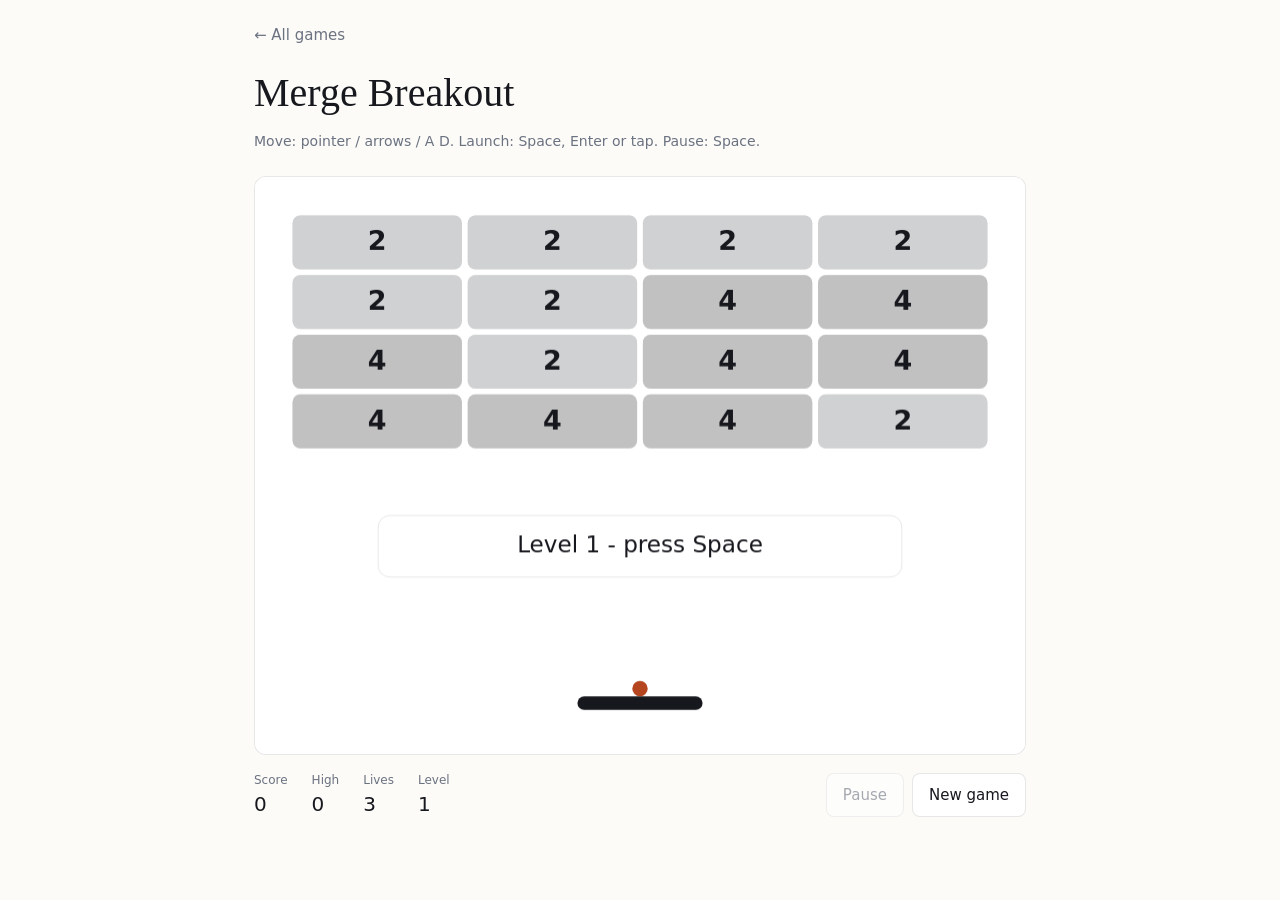
<file: games/merge-breakout/index.html>
<!doctype html>
<html lang="en">
<head>
  <meta charset="utf-8">
  <meta name="viewport" content="width=device-width, initial-scale=1">
  <meta name="description" content="Chip numbered tiles with a ball, merge rows with your paddle, and clear the board in Merge Breakout.">
  <link rel="icon" href="data:image/svg+xml,<svg xmlns='http://www.w3.org/2000/svg' viewBox='0 0 64 64'><rect width='64' height='64' rx='14' fill='%2316181D'/><text x='32' y='44' font-family='Georgia,serif' font-size='36' fill='%23FCFBF8' text-anchor='middle'>D</text></svg>">
  <title>Merge Breakout &middot; David Clough</title>
  <style>
    :root {
      color-scheme: light dark;
      --bg: #FCFBF8;
      --surface: #FFFFFF;
      --ink: #16181D;
      --muted: #6B7280;
      --line: rgba(22,24,29,0.10);
      --accent: #B4451F;
    }
    @media (prefers-color-scheme: dark) {
      :root {
        --bg: #14161A;
        --surface: #1C1F24;
        --ink: #EDEDEF;
        --muted: #9AA1AC;
        --line: rgba(237,237,239,0.14);
        --accent: #E07A4F;
      }
    }
    * { box-sizing: border-box; }
    body { margin: 0; background: var(--bg); color: var(--ink); font: 15px/1.5 system-ui, -apple-system, 'Segoe UI', Roboto, sans-serif; }
    .wrap { max-width: 820px; margin: 0 auto; padding: 24px; }
    .top { display: flex; flex-direction: column; align-items: flex-start; gap: 24px; }
    .back { color: var(--muted); text-decoration: none; }
    .back:hover { color: var(--accent); }
    h1 { margin: 0; font: 400 40px/1.1 Georgia, 'Iowan Old Style', 'Times New Roman', serif; }
    .hint { margin: 16px 0 24px; color: var(--muted); font-size: 14px; }
    .stage { overflow: hidden; border: 1px solid var(--line); border-radius: 12px; background: var(--surface); }
    canvas { display: block; width: 100%; max-width: 100%; aspect-ratio: 4 / 3; margin: auto; touch-action: none; }
    canvas:focus-visible { outline-offset: -4px; }
    .hud { display: flex; align-items: center; justify-content: space-between; flex-wrap: wrap; gap: 16px; margin-top: 16px; }
    .stats { display: flex; gap: 24px; min-width: 0; }
    .stat { color: var(--muted); font-size: 12px; min-width: 0; }
    .stat output { display: block; color: var(--ink); font-size: 20px; font-variant-numeric: tabular-nums; overflow-wrap: anywhere; }
    .actions { display: flex; gap: 8px; }
    button { min-height: 44px; padding: 8px 16px; border: 1px solid var(--line); border-radius: 8px; background: var(--surface); color: var(--ink); font: inherit; cursor: pointer; }
    button:hover:not(:disabled) { border-color: var(--accent); }
    button:disabled { color: var(--muted); cursor: default; opacity: 0.6; }
    :focus-visible { outline: 2px solid var(--accent); outline-offset: 2px; }
    .sr-only { position: absolute; width: 1px; height: 1px; padding: 0; margin: -1px; overflow: hidden; clip-path: inset(50%); white-space: nowrap; border: 0; }
    @media (max-width: 480px) {
      .stats { width: 100%; justify-content: space-between; gap: 8px; }
      .actions { width: 100%; }
      button { flex: 1; }
    }
    @media (prefers-reduced-motion: reduce) {
      *, *::before, *::after { animation: none !important; transition: none !important; }
    }
  </style>
</head>
<body>
  <main class="wrap">
    <header class="top"><a class="back" href="../../index.html">&#8592; All games</a><h1>Merge Breakout</h1></header>
    <p class="hint">Move: pointer / arrows / A D. Launch: Space, Enter or tap. Pause: Space.</p>
    <div class="stage"><canvas id="game" tabindex="0" aria-label="Merge Breakout. Press Space, Enter or tap to launch.">Merge Breakout requires a browser with canvas support.</canvas></div>
    <div class="hud">
      <div class="stats" aria-label="Game statistics">
        <div class="stat">Score<output id="score">0</output></div>
        <div class="stat">High<output id="best">0</output></div>
        <div class="stat">Lives<output id="lives">3</output></div>
        <div class="stat">Level<output id="level">1</output></div>
      </div>
      <div class="actions"><button id="pause" type="button" disabled>Pause</button><button id="restart" type="button">New game</button></div>
    </div>
    <span class="sr-only" role="status" aria-live="polite" id="announcement"></span>
  </main>
  <script>
    (() => {
      'use strict';
      const canvas = document.getElementById('game');
      const ctx = canvas.getContext('2d');
      const pauseButton = document.getElementById('pause');
      const announcement = document.getElementById('announcement');
      const outputs = Object.fromEntries(['score', 'best', 'lives', 'level'].map(id => [id, document.getElementById(id)]));
      // All collision geometry is logical, independent of display size and slide animation.
      const W = 800, H = 600, R = 8;
      const COLS = 4, ROWS = 4, TILE_W = 176, TILE_H = 56, GAP = 6, LEFT = 39, TOP = 40;
      const PADDLE_W = 130, PADDLE_H = 14, PADDLE_Y = 540;
      const EPSILON = 0.000001, SEPARATION = 0.02;
      const keys = new Set();
      const theme = matchMedia('(prefers-color-scheme: dark)');
      const motion = matchMedia('(prefers-reduced-motion: reduce)');
      const tileStyles = new Map();
      let colors, state = 'waiting', score = 0, best = 0, lives = 3, level = 1;
      let board = [], tileHits = 0, clearElapsed = 0;
      let paddleX = W / 2, targetX = W / 2, pointerMode = false, pointerId = null;
      const ball = { x: W / 2, y: PADDLE_Y - R, vx: 0, vy: 0 };
      let turn = null, effects = [];
      const arrivals = new Map();
      let lastTime = 0, request = 0;
      try {
        const saved = Number(localStorage.getItem('site.merge-breakout.best'));
        if (Number.isSafeInteger(saved) && saved >= 0) best = saved;
      } catch (_) { /* Storage may be unavailable on file URLs or in private mode. */ }

      const clamp = (value, min, max) => Math.max(min, Math.min(max, value));
      const speed = () => Math.min(660, 340 * Math.pow(1.08, level - 1) * Math.pow(1.025, tileHits));
      const cellX = index => LEFT + (index % COLS) * (TILE_W + GAP);
      const cellY = index => TOP + Math.floor(index / COLS) * (TILE_H + GAP);

      function updateHud() {
        for (const [id, value] of Object.entries({ score, best, lives, level })) outputs[id].value = String(value);
        pauseButton.textContent = state === 'paused' ? 'Resume' : 'Pause';
        pauseButton.disabled = state !== 'playing' && state !== 'paused';
        const rows = Array.from({ length: ROWS }, (_, row) => `Row ${row + 1}: ${board.slice(row * COLS, (row + 1) * COLS).map(value => value || 'empty').join(', ')}.`);
        canvas.setAttribute('aria-label', `Merge Breakout. ${rows.join(' ')} Level ${level}. Score ${score}. Lives ${lives}. ${state}. Paddle left half slides left; right half slides right. Move with pointer, arrows or A D. Space or Enter launches; Space pauses.`);
      }

      function setState(next) {
        state = next;
        lastTime = 0;
        updateHud();
        schedule();
      }

      // Pure 2048 row move: traverse from the destination edge and consume pairs together.
      function slideRow(row, direction) {
        const indices = direction === 'left' ? [0, 1, 2, 3] : [3, 2, 1, 0];
        const occupied = indices.filter(index => row[index] !== 0);
        const cells = [0, 0, 0, 0], moves = [], merged = [];
        let destination = 0;
        for (let source = 0; source < occupied.length; source++) {
          const from = occupied[source], to = indices[destination++], value = row[from];
          moves.push({ from, to, value });
          if (source + 1 < occupied.length && value === row[occupied[source + 1]]) {
            moves.push({ from: occupied[++source], to, value });
            cells[to] = value * 2;
            merged.push(to);
          } else cells[to] = value;
        }
        return { cells, moves, merged, changed: cells.some((value, index) => value !== row[index]) };
      }

      function slideGrid(direction) {
        const cells = [], moves = [], merged = [];
        let changed = false;
        for (let row = 0; row < ROWS; row++) {
          const offset = row * COLS;
          const result = slideRow(board.slice(offset, offset + COLS), direction);
          cells.push(...result.cells);
          changed ||= result.changed;
          for (const move of result.moves) moves.push({ from: move.from + offset, to: move.to + offset, value: move.value });
          for (const index of result.merged) merged.push(index + offset);
        }
        if (!changed) return;
        board = cells;
        arrivals.clear();
        turn = motion.matches ? null : { moves, merged, elapsed: 0 };
        separateBall();
        if (merged.length) announcement.textContent = `Merged ${merged.length} ${merged.length === 1 ? 'pair' : 'pairs'} ${direction}: ${merged.map(index => board[index]).join(', ')}. Score ${score}.`;
        updateHud();
      }

      // Correct overlaps along the shallower axis. Extend across touching expanded cells,
      // rather than ping-ponging inside the six-unit gaps, which are narrower than the ball.
      function separateBall() {
        for (let pass = 0; pass < COLS * ROWS; pass++) {
          const index = board.findIndex((value, i) => value && ball.x > cellX(i) - R + EPSILON && ball.x < cellX(i) + TILE_W + R - EPSILON && ball.y > cellY(i) - R + EPSILON && ball.y < cellY(i) + TILE_H + R - EPSILON);
          if (index < 0) return;
          const dx = ball.x - (cellX(index) + TILE_W / 2), dy = ball.y - (cellY(index) + TILE_H / 2);
          const horizontal = TILE_W / 2 + R - Math.abs(dx) < TILE_H / 2 + R - Math.abs(dy);
          const sign = (horizontal ? dx : dy) < 0 ? -1 : 1;
          let edge = horizontal ? cellX(index) + (sign < 0 ? -R : TILE_W + R) : cellY(index) + (sign < 0 ? -R : TILE_H + R);
          for (let scan = 0; scan < COLS * ROWS; scan++) {
            let extended = false;
            for (let i = 0; i < board.length; i++) {
              if (!board[i]) continue;
              const near = horizontal ? cellX(i) - R : cellY(i) - R;
              const far = horizontal ? cellX(i) + TILE_W + R : cellY(i) + TILE_H + R;
              const cross = horizontal ? ball.y : ball.x;
              const crossNear = horizontal ? cellY(i) - R : cellX(i) - R;
              const crossFar = horizontal ? cellY(i) + TILE_H + R : cellX(i) + TILE_W + R;
              if (cross > crossNear && cross < crossFar && edge > near && edge < far) {
                edge = sign < 0 ? near : far;
                extended = true;
              }
            }
            if (!extended) break;
          }
          // A new half may occupy the reflected path. Leave its escape face outward,
          // rather than immediately counting a second hit on the just-created tile.
          if (horizontal) {
            ball.x = edge + sign * SEPARATION;
            ball.vx = sign * Math.abs(ball.vx);
          } else {
            ball.y = edge + sign * SEPARATION;
            ball.vy = sign * Math.abs(ball.vy);
          }
        }
      }

      function buildGrid() {
        board = Array.from({ length: COLS * ROWS }, () => Math.pow(2, level + (Math.random() < 0.5 ? 0 : 1)));
        if (!board.some((value, index) => index % COLS < COLS - 1 && value === board[index + 1])) board[1] = board[0];
        tileHits = 0;
        turn = null;
        arrivals.clear();
        separateBall();
      }

      function dockBall() {
        ball.x = paddleX;
        ball.y = PADDLE_Y - R - SEPARATION;
        ball.vx = ball.vy = 0;
      }

      function newGame() {
        score = 0;
        lives = 3;
        level = 1;
        paddleX = targetX = W / 2;
        pointerMode = false;
        keys.clear();
        effects = [];
        clearElapsed = 0;
        dockBall();
        buildGrid();
        announcement.textContent = 'Break a tile and it splits in two. Paddle contacts merge rows.';
        setState('waiting');
      }

      function launch() {
        if (state === 'gameover') newGame();
        if (state !== 'waiting') return;
        const angle = (Math.random() * 70 - 35) * Math.PI / 180;
        ball.vx = Math.sin(angle) * speed();
        ball.vy = -Math.cos(angle) * speed();
        setState('playing');
      }

      function togglePause() {
        if (state === 'playing') {
          keys.clear();
          setState('paused');
        } else if (state === 'paused') setState('playing');
      }

      function suspend() {
        keys.clear();
        if (pointerId !== null && canvas.hasPointerCapture(pointerId)) canvas.releasePointerCapture(pointerId);
        pointerId = null;
        if (state === 'playing') setState('paused');
      }

      function loseLife() {
        lives--;
        dockBall();
        if (!lives) announcement.textContent = `Game over. Score ${score}.`;
        setState(lives ? 'waiting' : 'gameover');
      }

      function clearLevel() {
        clearElapsed = 0;
        dockBall();
        announcement.textContent = `Level ${level} cleared. Score ${score}. Level ${level + 1} is next.`;
        setState('levelclear');
      }

      function nextLevel() {
        level++;
        dockBall();
        buildGrid();
        setState('waiting');
      }

      function tileStyle(value) {
        if (!tileStyles.has(value)) {
          const tier = Math.min(11, Math.log2(value));
          const inkPercent = Math.min(88, 20 + (tier - 1) * 6.8);
          // Mix sRGB channels directly so canvas fills match 2048's color-mix scale.
          const mix = colors.inkRGB.map((channel, i) => Math.round(channel * inkPercent / 100 + colors.surfaceRGB[i] * (1 - inkPercent / 100)));
          tileStyles.set(value, { fill: `rgb(${mix.join(',')})`, text: inkPercent >= 50 ? colors.surface : colors.ink });
        }
        return tileStyles.get(value);
      }

      // Contacted originals are removed together before any halves are placed.
      function destroyTile(index, value) {
        const gained = value === 2 ? 2 : value / 2;
        score += gained;
        tileHits++;
        const x = cellX(index) + TILE_W / 2, y = cellY(index) + TILE_H / 2;
        effects.push({ kind: 'score', x, y, value: gained, elapsed: 0, duration: 0.5 });
        if (!motion.matches) {
          effects.push({ kind: 'hit', x: cellX(index), y: cellY(index), value, elapsed: 0, duration: 0.12 });
          const fill = tileStyle(value).fill;
          for (let i = 0; i < 7; i++) {
            const angle = i / 7 * Math.PI * 2;
            effects.push({ kind: 'burst', x, y, vx: Math.cos(angle) * 85, vy: Math.sin(angle) * 65, fill, elapsed: 0, duration: 0.3 });
          }
        }
        if (value >= 4) {
          const row = Math.floor(index / COLS), col = index % COLS;
          const preferred = [];
          if (row < ROWS - 1) {
            preferred.push(index + COLS);
            if (col > 0) preferred.push(index + COLS - 1);
            if (col < COLS - 1) preferred.push(index + COLS + 1);
          }
          let placed = 0;
          if (col > 0) preferred.push(index - 1);
          if (col < COLS - 1) preferred.push(index + 1);
          for (let half = 0; half < 2; half++) {
            let destination = preferred.find(cell => board[cell] === 0);
            if (destination === undefined) destination = board.indexOf(0);
            if (destination === -1) continue;
            board[destination] = gained;
            placed++;
            if (!motion.matches) arrivals.set(destination, { x: cellX(index), y: cellY(index), elapsed: 0 });
          }
          announcement.textContent = `Split ${value} into ${placed} ${placed === 1 ? 'tile' : 'tiles'} of ${gained}.${placed < 2 ? ' No room for the other half.' : ''} Score ${score}.`;
        }
        if (score > best) {
          best = score;
          try { localStorage.setItem('site.merge-breakout.best', String(best)); } catch (_) { /* Play without persistence. */ }
        }
        separateBall();
        updateHud();
      }

      function normalizeVelocity() {
        const angle = Math.atan2(Math.abs(ball.vx), Math.abs(ball.vy));
        const safeAngle = Math.min(angle, Math.PI / 3);
        ball.vx = Math.sign(ball.vx) * Math.sin(safeAngle) * speed();
        ball.vy = (ball.vy < 0 ? -1 : 1) * Math.cos(safeAngle) * speed();
      }

      // Swept point against a radius-expanded logical tile, using slab entry/exit times.
      function tileImpact(index, duration) {
        const left = cellX(index) - R, right = cellX(index) + TILE_W + R;
        const top = cellY(index) - R, bottom = cellY(index) + TILE_H + R;
        let nearX = -Infinity, farX = Infinity, nearY = -Infinity, farY = Infinity;
        if (Math.abs(ball.vx) < EPSILON) {
          if (ball.x <= left || ball.x >= right) return null;
        } else {
          const a = (left - ball.x) / ball.vx, b = (right - ball.x) / ball.vx;
          nearX = Math.min(a, b);
          farX = Math.max(a, b);
        }
        if (Math.abs(ball.vy) < EPSILON) {
          if (ball.y <= top || ball.y >= bottom) return null;
        } else {
          const a = (top - ball.y) / ball.vy, b = (bottom - ball.y) / ball.vy;
          nearY = Math.min(a, b);
          farY = Math.max(a, b);
        }
        const enter = Math.max(nearX, nearY), exit = Math.min(farX, farY);
        if (enter < -EPSILON || enter > exit || enter > duration || exit < 0) return null;
        return { time: Math.max(0, enter), nx: nearX >= nearY - EPSILON ? -Math.sign(ball.vx) : 0, ny: nearY >= nearX - EPSILON ? -Math.sign(ball.vy) : 0, index };
      }

      function moveBall(duration) {
        for (let iteration = 0; duration > EPSILON && iteration < 12; iteration++) {
          let soonest = duration + 1;
          let hits = [];
          const offer = hit => {
            if (!hit || hit.time < -EPSILON || hit.time > duration) return;
            hit.time = Math.max(0, hit.time);
            if (hit.time < soonest - EPSILON) { soonest = hit.time; hits = [hit]; }
            else if (Math.abs(hit.time - soonest) <= EPSILON) hits.push(hit);
          };
          if (ball.vx < 0) offer({ time: (R - ball.x) / ball.vx, nx: 1, ny: 0 });
          if (ball.vx > 0) offer({ time: (W - R - ball.x) / ball.vx, nx: -1, ny: 0 });
          if (ball.vy < 0) offer({ time: (R - ball.y) / ball.vy, nx: 0, ny: 1 });
          if (ball.vy > 0) {
            const time = (PADDLE_Y - R - ball.y) / ball.vy;
            const x = ball.x + ball.vx * time;
            if (time >= -EPSILON && x >= paddleX - PADDLE_W / 2 - R && x <= paddleX + PADDLE_W / 2 + R) offer({ time, nx: 0, ny: -1, paddle: true });
            offer({ time: (H + R - ball.y) / ball.vy, nx: 0, ny: 0, lost: true });
          }
          for (let index = 0; index < board.length; index++) if (board[index]) offer(tileImpact(index, duration));
          if (!hits.length) {
            ball.x += ball.vx * duration;
            ball.y += ball.vy * duration;
            break;
          }
          ball.x += ball.vx * soonest;
          ball.y += ball.vy * soonest;
          duration -= soonest;
          if (hits.some(hit => hit.lost)) { loseLife(); return; }
          let nx = 0, ny = 0;
          // Snapshot simultaneous contacts before splitting, so a new half cannot be hit
          // as though it were an original tile in the same contact batch.
          for (const hit of hits) {
            if (hit.nx) nx = hit.nx;
            if (hit.ny) ny = hit.ny;
            if (hit.index === undefined) continue;
            hit.value = board[hit.index];
            board[hit.index] = 0;
            arrivals.delete(hit.index);
            turn = null;
          }
          if (!hits.some(hit => hit.paddle)) {
            if (nx) ball.vx = -ball.vx;
            if (ny) ball.vy = -ball.vy;
          }
          for (const hit of hits) {
            if (hit.index !== undefined) destroyTile(hit.index, hit.value);
          }
          if (!board.some(Boolean)) { clearLevel(); return; }
          if (hits.some(hit => hit.paddle)) {
            const offset = clamp((ball.x - paddleX) / (PADDLE_W / 2), -1, 1);
            const sign = offset < 0 ? -1 : offset > 0 ? 1 : ball.vx > 0 ? 1 : -1;
            // Slight steering avoids a dead-centre vertical loop, while preserving the chosen side.
            const steer = sign * Math.max(0.05, Math.abs(offset));
            const angle = steer * Math.PI / 3;
            slideGrid(sign < 0 ? 'left' : 'right');
            ball.vx = Math.sin(angle) * speed();
            ball.vy = -Math.cos(angle) * speed();
          }
          normalizeVelocity();
          ball.x += nx * SEPARATION;
          ball.y += ny * SEPARATION;
          separateBall();
        }
      }

      function update(dt) {
        if (state === 'waiting' || state === 'playing') {
          const direction = Number(keys.has('ArrowRight') || keys.has('d')) - Number(keys.has('ArrowLeft') || keys.has('a'));
          if (direction) {
            paddleX += direction * 520 * dt;
            targetX = paddleX;
          } else if (pointerMode) {
            paddleX += (targetX - paddleX) * (1 - Math.exp(-20 * dt));
            if (Math.abs(targetX - paddleX) < 0.05) paddleX = targetX;
          }
          paddleX = clamp(paddleX, PADDLE_W / 2, W - PADDLE_W / 2);
          targetX = clamp(targetX, PADDLE_W / 2, W - PADDLE_W / 2);
          if (state === 'waiting') dockBall();
          else moveBall(dt);
        } else if (state === 'levelclear') {
          clearElapsed += dt;
          if (clearElapsed >= 0.6) nextLevel();
        }
        if (state === 'paused') return;
        if (turn) {
          turn.elapsed += dt;
          if (turn.elapsed >= 0.24) turn = null;
        }
        for (const [index, arrival] of arrivals) {
          arrival.elapsed += dt;
          if (arrival.elapsed >= 0.1) arrivals.delete(index);
        }
        for (let i = effects.length - 1; i >= 0; i--) {
          effects[i].elapsed += dt;
          if (effects[i].elapsed >= effects[i].duration) effects.splice(i, 1);
        }
      }

      function roundedRect(x, y, width, height, radius) {
        ctx.beginPath();
        ctx.roundRect(x, y, width, height, radius);
        ctx.fill();
      }

      function drawTile(value, x, y, scale = 1, flash = -1) {
        const style = tileStyle(value);
        ctx.save();
        ctx.translate(x + TILE_W / 2, y + TILE_H / 2);
        if (flash >= 0 && !motion.matches) ctx.translate(Math.sin(flash / 0.12 * Math.PI * 4) * 2, 0);
        ctx.scale(scale, scale);
        ctx.fillStyle = style.fill;
        roundedRect(-TILE_W / 2, -TILE_H / 2, TILE_W, TILE_H, 8);
        if (flash >= 0) {
          ctx.save();
          ctx.globalAlpha *= 0.25 * (1 - flash / 0.12);
          ctx.fillStyle = colors.surface;
          roundedRect(-TILE_W / 2, -TILE_H / 2, TILE_W, TILE_H, 8);
          ctx.restore();
        }
        ctx.fillStyle = style.text;
        const digits = String(value).length;
        ctx.font = `600 ${Math.min(28, 144 / (digits * 0.65))}px system-ui, -apple-system, "Segoe UI", Roboto, sans-serif`;
        ctx.fillText(String(value), 0, 1, TILE_W - 24);
        ctx.restore();
      }

      function draw() {
        ctx.fillStyle = colors.surface;
        ctx.fillRect(0, 0, W, H);
        ctx.textAlign = 'center';
        ctx.textBaseline = 'middle';
        ctx.fillStyle = colors.line;
        for (let index = 0; index < COLS * ROWS; index++) roundedRect(cellX(index), cellY(index), TILE_W, TILE_H, 8);
        if (turn && turn.elapsed < 0.12 && !motion.matches) {
          // Cosmetic movement only. The board has already settled for collision purposes.
          const progress = turn.elapsed / 0.12;
          for (const move of turn.moves) drawTile(move.value, cellX(move.from) + (cellX(move.to) - cellX(move.from)) * progress, cellY(move.to));
        } else {
          for (let index = 0; index < board.length; index++) {
            if (!board[index]) continue;
            const pop = turn && !motion.matches && turn.merged.includes(index) ? 1 + 0.08 * Math.sin(clamp((turn.elapsed - 0.12) / 0.12, 0, 1) * Math.PI) : 1;
            const arrival = arrivals.get(index);
            if (arrival && !motion.matches) {
              const progress = clamp(arrival.elapsed / 0.1, 0, 1);
              ctx.globalAlpha = progress;
              drawTile(board[index], arrival.x + (cellX(index) - arrival.x) * progress, arrival.y + (cellY(index) - arrival.y) * progress, 0.94 + 0.06 * progress);
              ctx.globalAlpha = 1;
            } else drawTile(board[index], cellX(index), cellY(index), pop);
          }
        }
        for (const effect of effects) {
          ctx.globalAlpha = 1 - effect.elapsed / effect.duration;
          if (effect.kind === 'score') {
            ctx.font = '600 22px system-ui, -apple-system, "Segoe UI", Roboto, sans-serif';
            const y = effect.y - (motion.matches ? 0 : effect.elapsed * 48);
            const text = `+${effect.value}`;
            ctx.fillStyle = colors.surface;
            const width = ctx.measureText(text).width + 16;
            roundedRect(effect.x - width / 2, y - 15, width, 30, 8);
            ctx.fillStyle = colors.accent;
            ctx.fillText(text, effect.x, y);
          } else if (effect.kind === 'hit' && !motion.matches) {
            drawTile(effect.value, effect.x, effect.y, 1, effect.elapsed);
          } else if (!motion.matches) {
            ctx.fillStyle = effect.fill;
            ctx.fillRect(effect.x + effect.vx * effect.elapsed - 3, effect.y + effect.vy * effect.elapsed - 3, 6, 6);
          }
        }
        ctx.globalAlpha = 1;
        ctx.fillStyle = colors.ink;
        roundedRect(paddleX - PADDLE_W / 2, PADDLE_Y, PADDLE_W, PADDLE_H, 7);
        ctx.fillStyle = colors.accent;
        ctx.beginPath();
        ctx.arc(ball.x, ball.y, R, 0, Math.PI * 2);
        ctx.fill();
        if (state !== 'playing') {
          const message = state === 'paused' ? 'Paused - press Space to resume' : state === 'gameover' ? 'Game over - press Space' : state === 'levelclear' ? `Level ${level} clear` : `Level ${level} - press Space`;
          ctx.fillStyle = colors.surface;
          roundedRect(128, 352, 544, 64, 12);
          ctx.strokeStyle = colors.line;
          ctx.lineWidth = 1;
          ctx.stroke();
          ctx.fillStyle = colors.ink;
          ctx.font = '24px system-ui, -apple-system, "Segoe UI", Roboto, sans-serif';
          ctx.fillText(message, W / 2, 384, 512);
        }
      }

      function schedule() {
        if (!request) request = requestAnimationFrame(frame);
      }

      function frame(time) {
        request = 0;
        const dt = lastTime ? clamp((time - lastTime) / 1000, 0, 1 / 30) : 0;
        lastTime = time;
        update(dt);
        draw();
        if (state === 'playing' || state === 'levelclear' || (state !== 'paused' && (effects.length || arrivals.size || turn)) || (state === 'waiting' && (keys.size || Math.abs(targetX - paddleX) > 0.05))) schedule();
      }

      function resize() {
        const rect = canvas.getBoundingClientRect();
        const ratio = Math.min(window.devicePixelRatio || 1, 2);
        canvas.width = Math.round(rect.width * ratio);
        canvas.height = Math.round(rect.height * ratio);
        ctx.setTransform(canvas.width / W, 0, 0, canvas.height / H, 0, 0);
        const style = getComputedStyle(document.documentElement);
        colors = Object.fromEntries(['surface', 'ink', 'line', 'accent'].map(name => [name, style.getPropertyValue('--' + name).trim()]));
        colors.inkRGB = colors.ink.match(/[a-f\d]{2}/gi).map(channel => parseInt(channel, 16));
        colors.surfaceRGB = colors.surface.match(/[a-f\d]{2}/gi).map(channel => parseInt(channel, 16));
        tileStyles.clear();
        schedule();
      }

      function point(event) {
        const rect = canvas.getBoundingClientRect();
        targetX = clamp((event.clientX - rect.left) / rect.width * W, PADDLE_W / 2, W - PADDLE_W / 2);
        pointerMode = true;
        keys.clear();
        schedule();
      }

      canvas.addEventListener('pointerdown', event => {
        if (pointerId !== null || !event.isPrimary || event.button !== 0) return;
        pointerId = event.pointerId;
        canvas.focus({ preventScroll: true });
        canvas.setPointerCapture(event.pointerId);
        point(event);
      });
      canvas.addEventListener('pointermove', event => {
        if (event.pointerType === 'mouse' || event.pointerId === pointerId) point(event);
      });
      canvas.addEventListener('pointerup', event => {
        if (event.pointerId !== pointerId) return;
        pointerId = null;
        if (canvas.hasPointerCapture(event.pointerId)) canvas.releasePointerCapture(event.pointerId);
        if (state === 'waiting' || state === 'gameover') launch();
      });
      canvas.addEventListener('pointercancel', () => { pointerId = null; });
      canvas.addEventListener('lostpointercapture', () => { pointerId = null; });
      window.addEventListener('keydown', event => {
        if (event.target !== canvas && event.target !== document.body) return;
        if (event.ctrlKey || event.metaKey || event.altKey) return;
        const key = event.key.length === 1 ? event.key.toLowerCase() : event.key;
        if (!['ArrowLeft', 'ArrowRight', 'a', 'd', ' ', 'Enter'].includes(key)) return;
        event.preventDefault();
        canvas.focus({ preventScroll: true });
        if (key === ' ' || key === 'Enter') {
          if (event.repeat) return;
          if (state === 'waiting' || state === 'gameover') launch();
          else if (key === ' ') togglePause();
        } else {
          pointerMode = false;
          targetX = paddleX;
          keys.add(key);
          schedule();
        }
      });
      window.addEventListener('keyup', event => { keys.delete(event.key.length === 1 ? event.key.toLowerCase() : event.key); });
      pauseButton.addEventListener('click', togglePause);
      document.getElementById('restart').addEventListener('click', () => { newGame(); canvas.focus({ preventScroll: true }); });
      document.addEventListener('visibilitychange', () => { if (document.hidden) suspend(); });
      window.addEventListener('blur', suspend);
      canvas.addEventListener('blur', () => { keys.clear(); });
      window.addEventListener('resize', resize);
      theme.addEventListener('change', resize);
      motion.addEventListener('change', () => {
        turn = null;
        arrivals.clear();
        effects = effects.filter(effect => effect.kind === 'score');
        schedule();
      });
      new ResizeObserver(resize).observe(canvas);
      resize();
      newGame();
    })();
  </script>
</body>
</html>
</file>
<file: assets/css/site.css>
/* Personal site — single stylesheet, no build step.
   Palette: warm paper neutrals + one accent (rust) reserved for interaction. */

:root {
  --bg: #fcfbf8;
  --surface: #ffffff;
  --ink: #16181d;
  --muted: #6b7280;
  --line: rgba(22, 24, 29, 0.1);
  --accent: #b4451f;
  --sans: system-ui, -apple-system, "Segoe UI", Roboto, sans-serif;
  --serif: Georgia, "Iowan Old Style", "Times New Roman", serif;
  --radius: 12px;
  --shadow: 0 1px 3px rgba(16, 18, 22, 0.04), 0 6px 16px rgba(16, 18, 22, 0.05);
}

@media (prefers-color-scheme: dark) {
  :root {
    --bg: #14161a;
    --surface: #1c1f24;
    --ink: #ededef;
    --muted: #9aa1ac;
    --line: rgba(237, 237, 239, 0.14);
    --accent: #e07a4f;
    --shadow: 0 1px 3px rgba(0, 0, 0, 0.24), 0 6px 16px rgba(0, 0, 0, 0.28);
  }
}

*,
*::before,
*::after {
  box-sizing: border-box;
}

html {
  -webkit-text-size-adjust: 100%;
}

body {
  margin: 0;
  background: var(--bg);
  color: var(--ink);
  font-family: var(--sans);
  font-size: 16px;
  line-height: 1.6;
  -webkit-font-smoothing: antialiased;
}

.wrap {
  max-width: 720px;
  margin: 0 auto;
  padding: 64px 24px 96px;
}

a {
  color: inherit;
  text-decoration: underline;
  text-decoration-color: var(--line);
  text-decoration-thickness: 1px;
  text-underline-offset: 3px;
}

a:hover {
  color: var(--accent);
  text-decoration-color: currentColor;
}

:focus-visible {
  outline: 2px solid var(--accent);
  outline-offset: 2px;
  border-radius: 2px;
}

/* Hero ------------------------------------------------------------------ */

.hero {
  display: flex;
  gap: 24px;
  align-items: flex-start;
  padding-bottom: 48px;
  border-bottom: 1px solid var(--line);
}

.avatar {
  flex: none;
  width: 96px;
  height: 96px;
  border-radius: 50%;
  border: 1px solid var(--line);
  background: var(--surface);
  display: grid;
  place-items: center;
  font-family: var(--serif);
  font-size: 32px;
  color: var(--muted);
  overflow: hidden;
}

.avatar img {
  width: 100%;
  height: 100%;
  object-fit: cover;
  display: block;
}

h1 {
  margin: 0;
  font-family: var(--serif);
  font-size: 40px;
  font-weight: 700;
  line-height: 1.15;
  letter-spacing: -0.01em;
}

.role {
  margin: 8px 0 0;
  font-size: 17px;
  color: var(--muted);
}

.links {
  display: flex;
  flex-wrap: wrap;
  gap: 16px;
  margin: 16px 0 0;
  font-size: 15px;
}

/* Sections -------------------------------------------------------------- */

section {
  padding-top: 48px;
}

h2 {
  margin: 0 0 24px;
  font-family: var(--serif);
  font-size: 24px;
  font-weight: 600;
  line-height: 1.3;
}

.note {
  margin: -8px 0 24px;
  font-size: 15px;
  color: var(--muted);
}

/* Game cards ------------------------------------------------------------ */

.grid {
  display: grid;
  gap: 24px;
  grid-template-columns: repeat(auto-fill, minmax(280px, 1fr));
}

.card {
  display: block;
  text-decoration: none;
  color: inherit;
  background: var(--surface);
  border: 1px solid var(--line);
  border-radius: var(--radius);
  box-shadow: var(--shadow);
  overflow: hidden;
  transition: transform 0.18s ease, border-color 0.18s ease;
}

.card:hover {
  color: inherit;
  transform: translateY(-2px);
  border-color: var(--accent);
}

.card-thumb {
  display: block;
  width: 100%;
  height: auto;
  aspect-ratio: 4 / 3;
  object-fit: cover;
  object-position: center;
  background: var(--bg);
  border-bottom: 1px solid var(--line);
}

.card-body {
  padding: 16px;
}

.card-title {
  margin: 0;
  font-size: 17px;
  font-weight: 600;
  line-height: 1.35;
}

.card-blurb {
  margin: 4px 0 0;
  font-size: 15px;
  color: var(--muted);
}

.card-meta {
  margin: 12px 0 0;
  font-size: 12px;
  font-weight: 600;
  letter-spacing: 0.04em;
  text-transform: uppercase;
  color: var(--muted);
}

/* Stuff list ------------------------------------------------------------ */

.list {
  list-style: none;
  margin: 0;
  padding: 0;
  display: grid;
  gap: 16px;
}

.list li {
  display: grid;
  gap: 4px;
}

.list-title {
  font-size: 16px;
  font-weight: 600;
}

.list-blurb {
  font-size: 15px;
  color: var(--muted);
}

/* Footer ---------------------------------------------------------------- */

.site-foot {
  margin-top: 64px;
  padding-top: 24px;
  border-top: 1px solid var(--line);
  font-size: 13px;
  color: var(--muted);
  display: flex;
  flex-wrap: wrap;
  gap: 8px 16px;
  justify-content: space-between;
}

/* Motion & small screens ------------------------------------------------ */

@media (prefers-reduced-motion: reduce) {
  .card {
    transition: none;
  }

  .card:hover {
    transform: none;
  }
}

@media (max-width: 560px) {
  .wrap {
    padding: 40px 20px 64px;
  }

  .hero {
    gap: 16px;
    padding-bottom: 32px;
  }

  .avatar {
    width: 72px;
    height: 72px;
    font-size: 24px;
  }

  h1 {
    font-size: 30px;
  }

  .role {
    font-size: 16px;
  }

  section {
    padding-top: 40px;
  }
}
</file>
